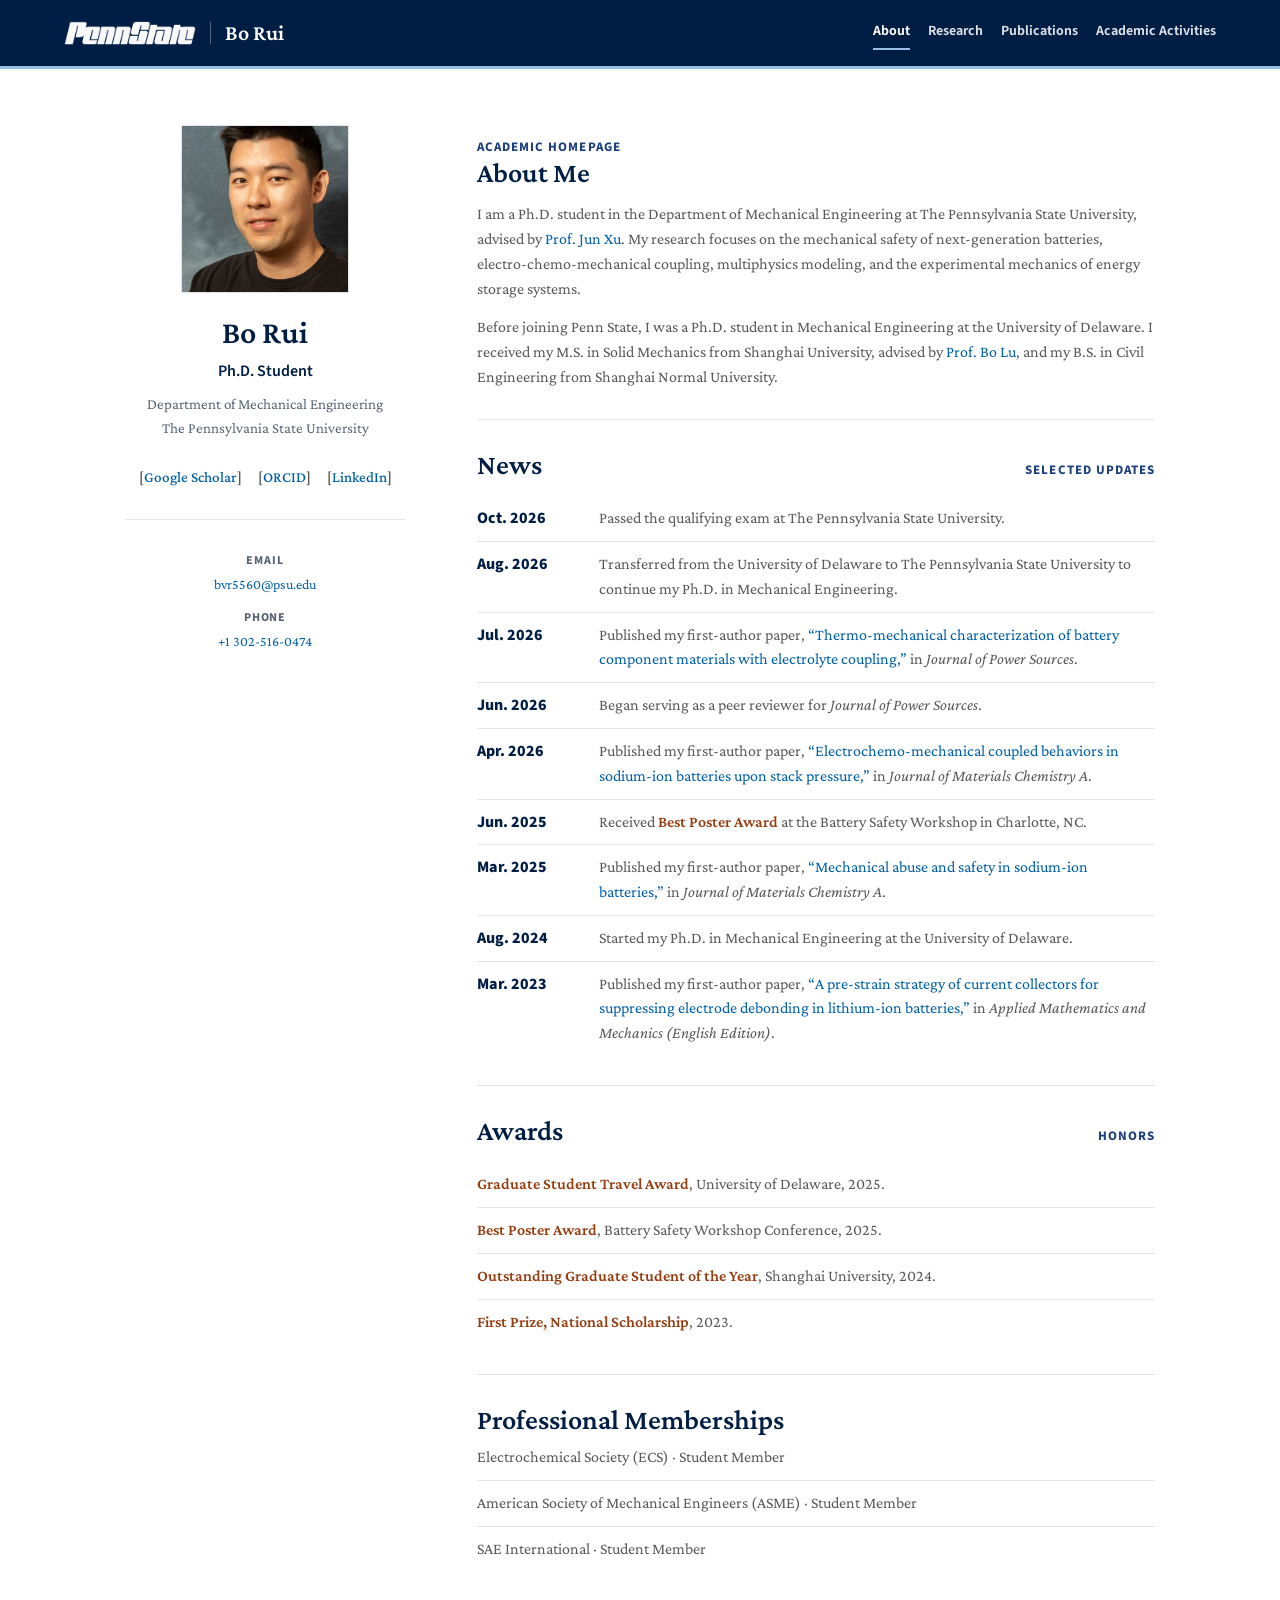
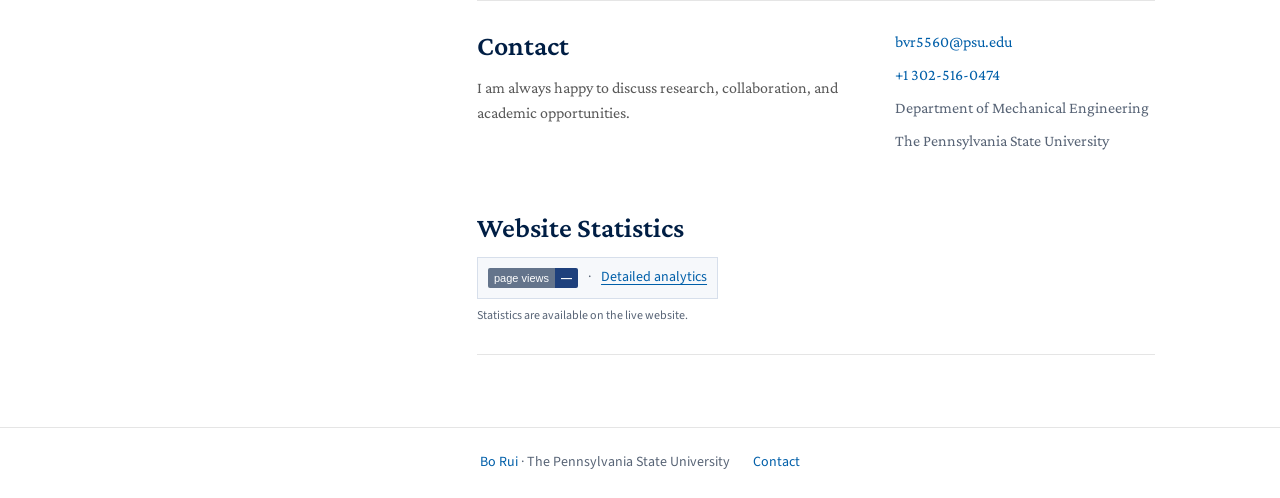
<file: index.html>
<!doctype html>
<html lang="en">
  <head>
    <meta charset="utf-8" />
    <meta name="viewport" content="width=device-width, initial-scale=1" />
    <meta name="description" content="Bo Rui, Mechanical Engineering Ph.D. student at Penn State. Research on battery safety, electro-chemo-mechanical coupling, multiphysics modeling, and experimental mechanics." />
    <title>Bo Rui | Penn State | Battery Safety Research</title>
    <link rel="canonical" href="https://borui-research.github.io/" />
    <link rel="preconnect" href="https://fonts.googleapis.com" />
    <link rel="preconnect" href="https://fonts.gstatic.com" crossorigin />
    <link
      href="https://fonts.googleapis.com/css2?family=Crimson+Pro:ital,wght@0,400;0,500;0,600;1,400;1,500&family=Source+Sans+3:wght@400;500;600;700;750&display=swap"
      rel="stylesheet"
    />
    <link rel="stylesheet" href="styles.css" />
    <script src="navigation.js" defer></script>
    <script src="analytics.js" defer></script>
    <script type="application/ld+json">{"@context": "https://schema.org", "@type": "ProfilePage", "url": "https://borui-research.github.io/", "mainEntity": {"@type": "Person", "name": "Bo Rui", "url": "https://borui-research.github.io/", "jobTitle": "Ph.D. Student in Mechanical Engineering", "affiliation": {"@type": "CollegeOrUniversity", "name": "The Pennsylvania State University"}, "sameAs": ["https://scholar.google.com/citations?user=eAPEMPQAAAAJ&hl=en", "https://orcid.org/0009-0004-3398-0794", "https://www.linkedin.com/in/bo-rui-29960b326/"]}}</script>
    <meta name="google-site-verification" content="LgjtqVjA02f3PxelbNB9Icsbc_MqVMGqq7Q3ceHTJBg" />
  </head>
  <body>
    <a class="skip-link" href="#main-content">Skip to main content</a>
    <header class="topbar">
      <a class="brand" href="index.html" aria-label="Bo Rui homepage">
        <img src="assets/pennstate.png" alt="The Pennsylvania State University" />
        <span>Bo Rui</span>
      </a>
      <nav class="nav" aria-label="Primary navigation">
        <a href="index.html" aria-current="page">About</a>
        <a href="research.html">Research</a>
        <a href="publications.html">Publications</a>
        <a href="teaching.html">Academic Activities</a>
      </nav>
    </header>

    <div class="page-shell">
      <aside class="profile-panel" aria-label="Profile summary">
        <img class="portrait" src="assets/profile.jpg" alt="Portrait of Bo Rui" />
        <h1>Bo Rui</h1>
        <p class="role">Ph.D. Student</p>
        <p class="affiliation">
          Department of Mechanical Engineering<br />
          The Pennsylvania State University
        </p>
        <div class="quick-links" aria-label="Academic links">
          <a href="https://scholar.google.com/citations?user=eAPEMPQAAAAJ&hl=en">Google Scholar</a>
          <a href="https://orcid.org/0009-0004-3398-0794">ORCID</a>
          <a href="https://www.linkedin.com/in/bo-rui-29960b326/">LinkedIn</a>
        </div>
        <dl class="profile-meta">
          <div>
            <dt>Email</dt>
            <dd><a href="mailto:bvr5560@psu.edu">bvr5560@psu.edu</a></dd>
          </div>
          <div>
            <dt>Phone</dt>
            <dd><a href="tel:+13025160474">+1 302-516-0474</a></dd>
          </div>
        </dl>
      </aside>
      <main id="main-content" class="content" tabindex="-1">
        <section id="about" class="section">
          <p class="eyebrow">Academic Homepage</p>
          <h2>About Me</h2>
          <p>
            I am a Ph.D. student in the Department of Mechanical Engineering at
            The Pennsylvania State University, advised by <a href="https://junxu-emslab.github.io/">Prof. Jun Xu</a>. My
            research focuses on the mechanical safety of next-generation batteries,
            electro-chemo-mechanical coupling, multiphysics modeling, and the
            experimental mechanics of energy storage systems.
          </p>
          <p>
            Before joining Penn State, I was a Ph.D. student in Mechanical
            Engineering at the University of Delaware. I received my M.S. in
            Solid Mechanics from Shanghai University, advised by <a href="https://smes.shu.edu.cn/info/1033/9665.htm">Prof. Bo Lu</a>,
            and my B.S. in Civil Engineering from Shanghai Normal University.
          </p>
        </section>

        <section class="section news-section" aria-labelledby="news-title">
          <div class="section-heading">
            <h2 id="news-title">News</h2>
            <span class="section-note">Selected updates</span>
          </div>
          <ul class="timeline">
            <li>
              <time datetime="2026-10">Oct. 2026</time>
              <span>Passed the qualifying exam at The Pennsylvania State University.</span>
            </li>
            <li>
              <time datetime="2026-08">Aug. 2026</time>
              <span>Transferred from the University of Delaware to The Pennsylvania State University to continue my Ph.D. in Mechanical Engineering.</span>
            </li>
            <li>
              <time datetime="2026-07">Jul. 2026</time>
              <span>Published my first-author paper, <a href="https://doi.org/10.1016/j.jpowsour.2026.240930">“Thermo-mechanical characterization of battery component materials with electrolyte coupling,”</a> in <em>Journal of Power Sources</em>.</span>
            </li>
            <li>
              <time datetime="2026-06">Jun. 2026</time>
              <span>Began serving as a peer reviewer for <em>Journal of Power Sources</em>.</span>
            </li>
            <li>
              <time datetime="2026-04">Apr. 2026</time>
              <span>Published my first-author paper, <a href="https://doi.org/10.1039/D6TA01576J">“Electrochemo-mechanical coupled behaviors in sodium-ion batteries upon stack pressure,”</a> in <em>Journal of Materials Chemistry A</em>.</span>
            </li>
            <li>
              <time datetime="2025-06">Jun. 2025</time>
              <span>Received <strong class="honor-text">Best Poster Award</strong> at the Battery Safety Workshop in Charlotte, NC.</span>
            </li>
            <li>
              <time datetime="2025-03">Mar. 2025</time>
              <span>Published my first-author paper, <a href="https://doi.org/10.1039/D5TA00624D">“Mechanical abuse and safety in sodium-ion batteries,”</a> in <em>Journal of Materials Chemistry A</em>.</span>
            </li>
            <li>
              <time datetime="2024-08">Aug. 2024</time>
              <span>Started my Ph.D. in Mechanical Engineering at the University of Delaware.</span>
            </li>
            <li>
              <time datetime="2023-03">Mar. 2023</time>
              <span>Published my first-author paper, <a href="https://doi.org/10.1007/s10483-023-2976-9">“A pre-strain strategy of current collectors for suppressing electrode debonding in lithium-ion batteries,”</a> in <em>Applied Mathematics and Mechanics (English Edition)</em>.</span>
            </li>
          </ul>
        </section>

        <section class="section">
          <div class="section-heading">
            <h2>Awards</h2>
            <span class="section-note">Honors</span>
          </div>
          <ul class="simple-list">
            <li><strong class="honor-text">Graduate Student Travel Award</strong>, University of Delaware, 2025.</li>
            <li><strong class="honor-text">Best Poster Award</strong>, Battery Safety Workshop Conference, 2025.</li>
            <li><strong class="honor-text">Outstanding Graduate Student of the Year</strong>, Shanghai University, 2024.</li>
            <li><strong class="honor-text">First Prize, National Scholarship</strong>, 2023.</li>
          </ul>
        </section>
          <section class="section" aria-labelledby="memberships">
            <h2 id="memberships">Professional Memberships</h2>
            <ul class="simple-list">
              <li>Electrochemical Society (ECS) · Student Member</li>
              <li>American Society of Mechanical Engineers (ASME) · Student Member</li>
              <li>SAE International · Student Member</li>
            </ul>
          </section>
        <section id="contact" class="section contact-section">
          <div>
            <h2>Contact</h2>
            <p>
              I am always happy to discuss research, collaboration, and academic
              opportunities.
            </p>
          </div>
          <address>
            <a href="mailto:bvr5560@psu.edu">bvr5560@psu.edu</a>
            <a href="tel:+13025160474">+1 302-516-0474</a>
            <span>Department of Mechanical Engineering</span>
            <span>The Pennsylvania State University</span>
          </address>
        </section>
        <section class="section website-statistics" aria-labelledby="statistics-title">
          <h2 id="statistics-title">Website Statistics</h2>
          <div class="statistics-bar">
            <span class="views-badge" aria-label="Total page views unavailable">
              <span class="views-label">page views</span>
              <span id="page-view-count" class="views-count">—</span>
            </span>
            <span aria-hidden="true">·</span>
            <a id="analytics-link" class="analytics-link" aria-disabled="true">Detailed analytics</a>
          </div>
          <p id="statistics-status" class="statistics-status" role="status">Statistics not yet available.</p>
        </section>
      </main>
    </div>
    <footer class="site-footer">
      <a href="index.html">Bo Rui</a> · The Pennsylvania State University
      <a href="index.html#contact">Contact</a>
    </footer>
  </body>
</html>
</file>
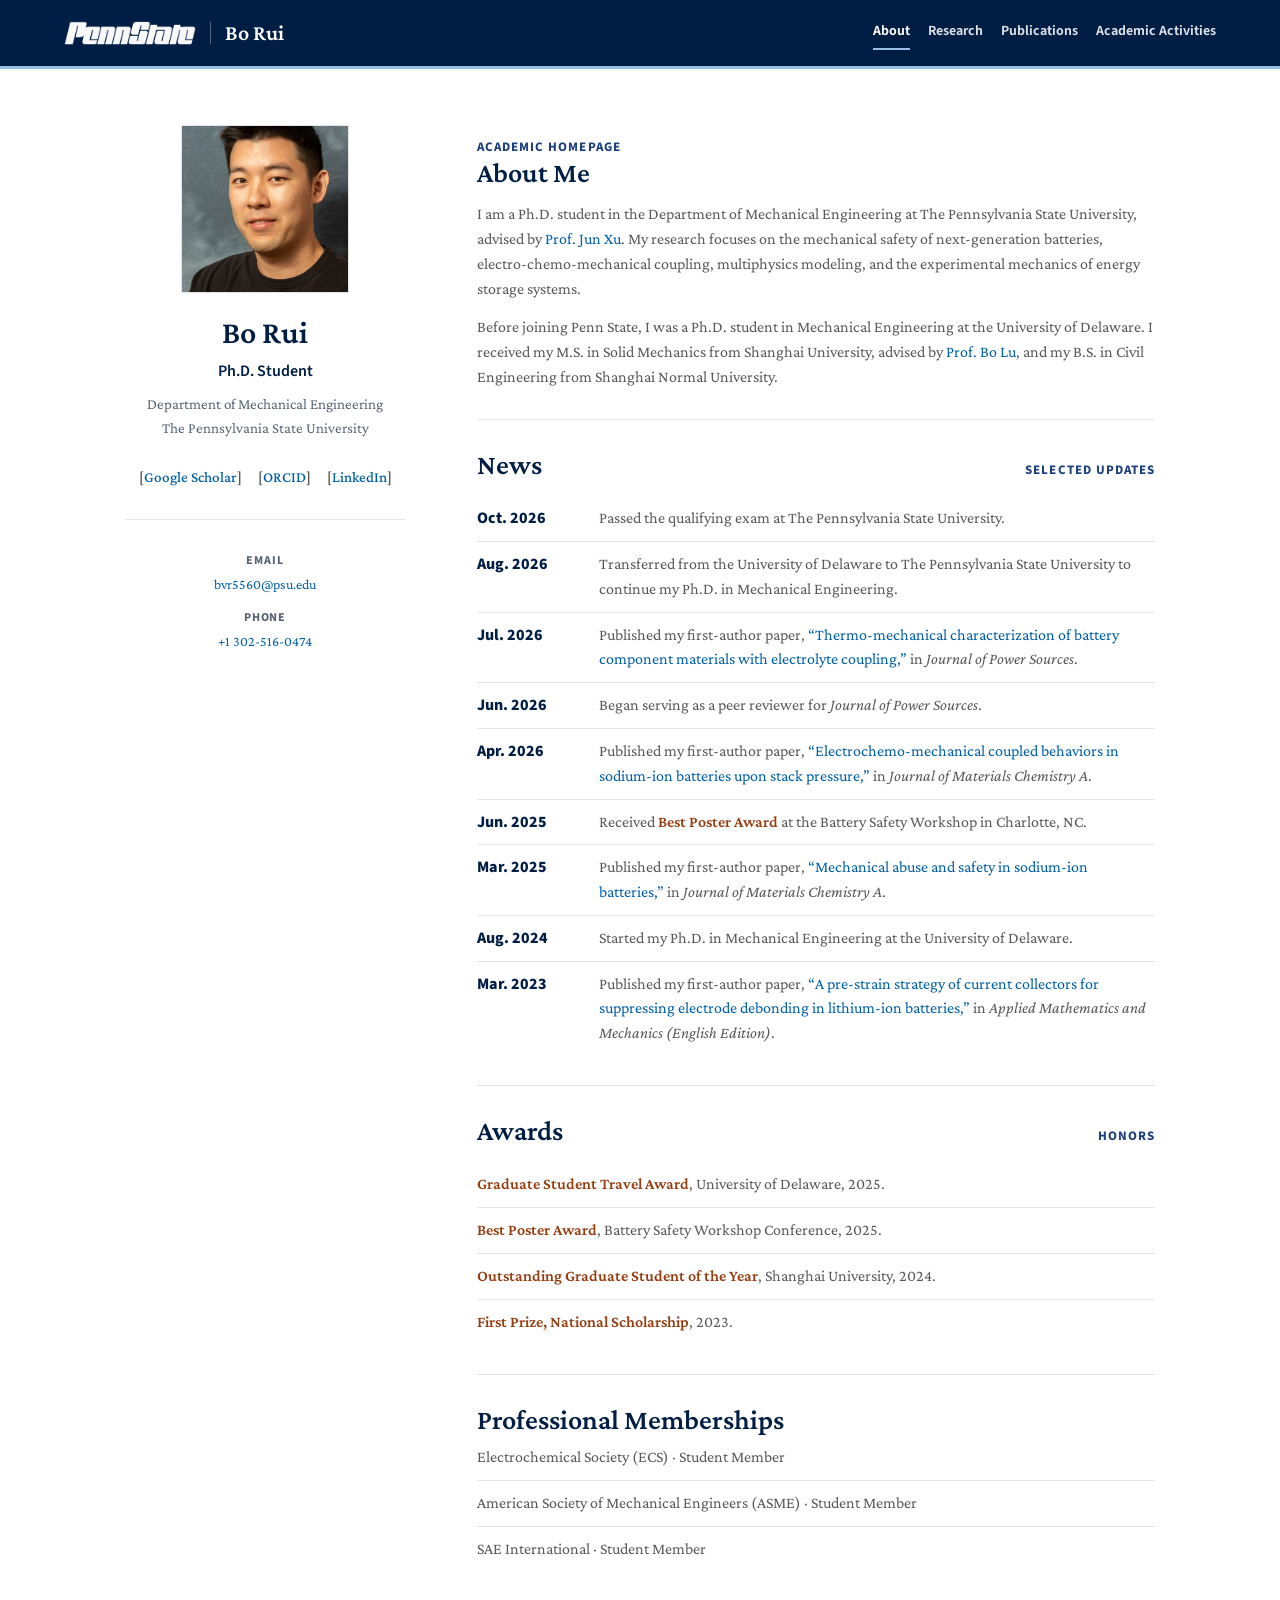
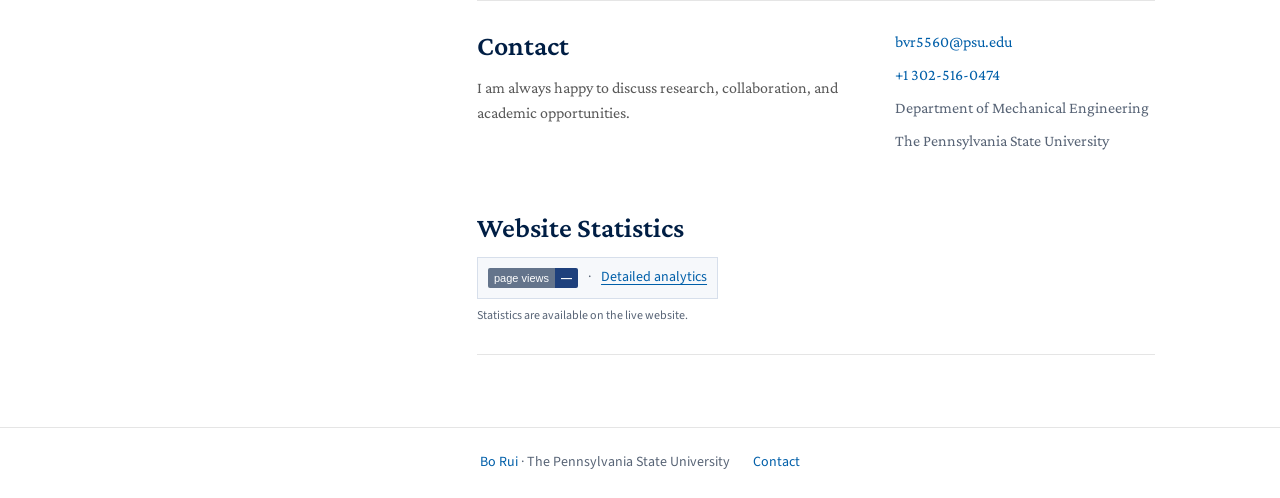
<file: contact.html>
<!doctype html>
<html lang="en"><head><meta charset="utf-8"><meta http-equiv="refresh" content="0; url=index.html#contact"><title>Contact | Bo Rui</title><link rel="canonical" href="https://borui-research.github.io/#contact"></head><body><p><a href="index.html#contact">Continue to Contact</a></p></body></html>
</file>
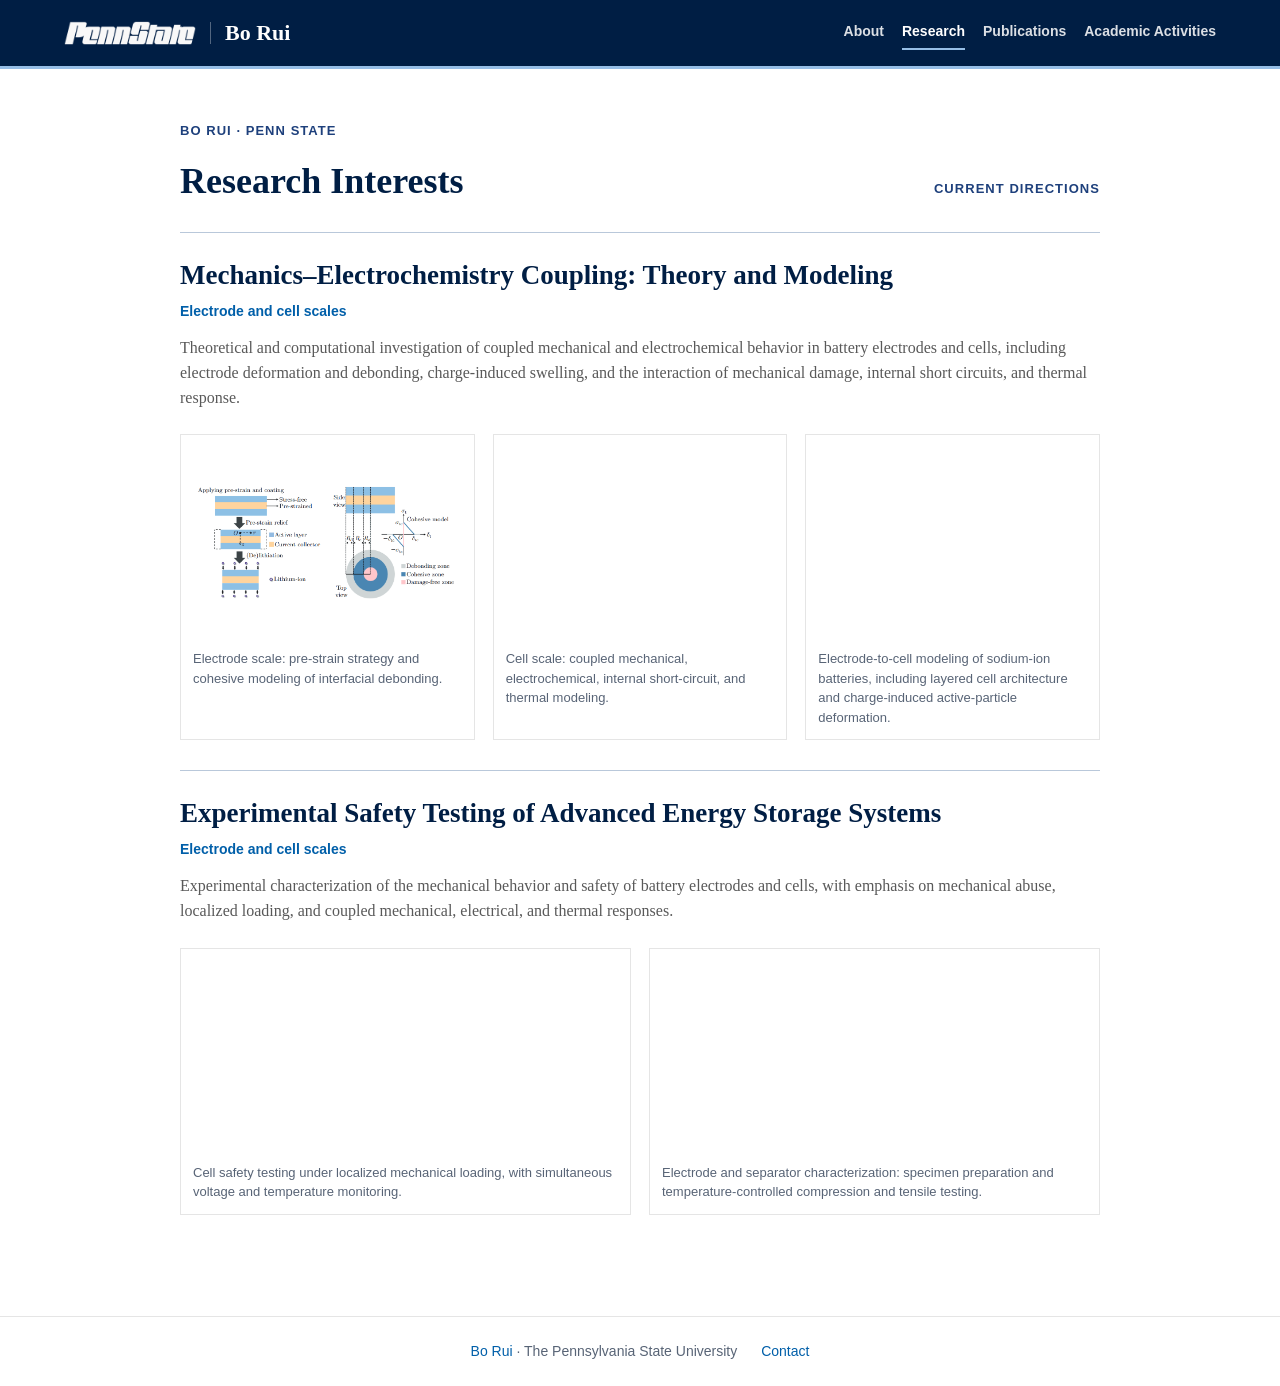
<file: projects.html>
<!doctype html>
<html lang="en"><head><meta charset="utf-8"><meta http-equiv="refresh" content="0; url=research.html"><title>Research | Bo Rui</title><link rel="canonical" href="https://borui-research.github.io/research.html"></head><body><p><a href="research.html">Continue to Research</a></p></body></html>
</file>
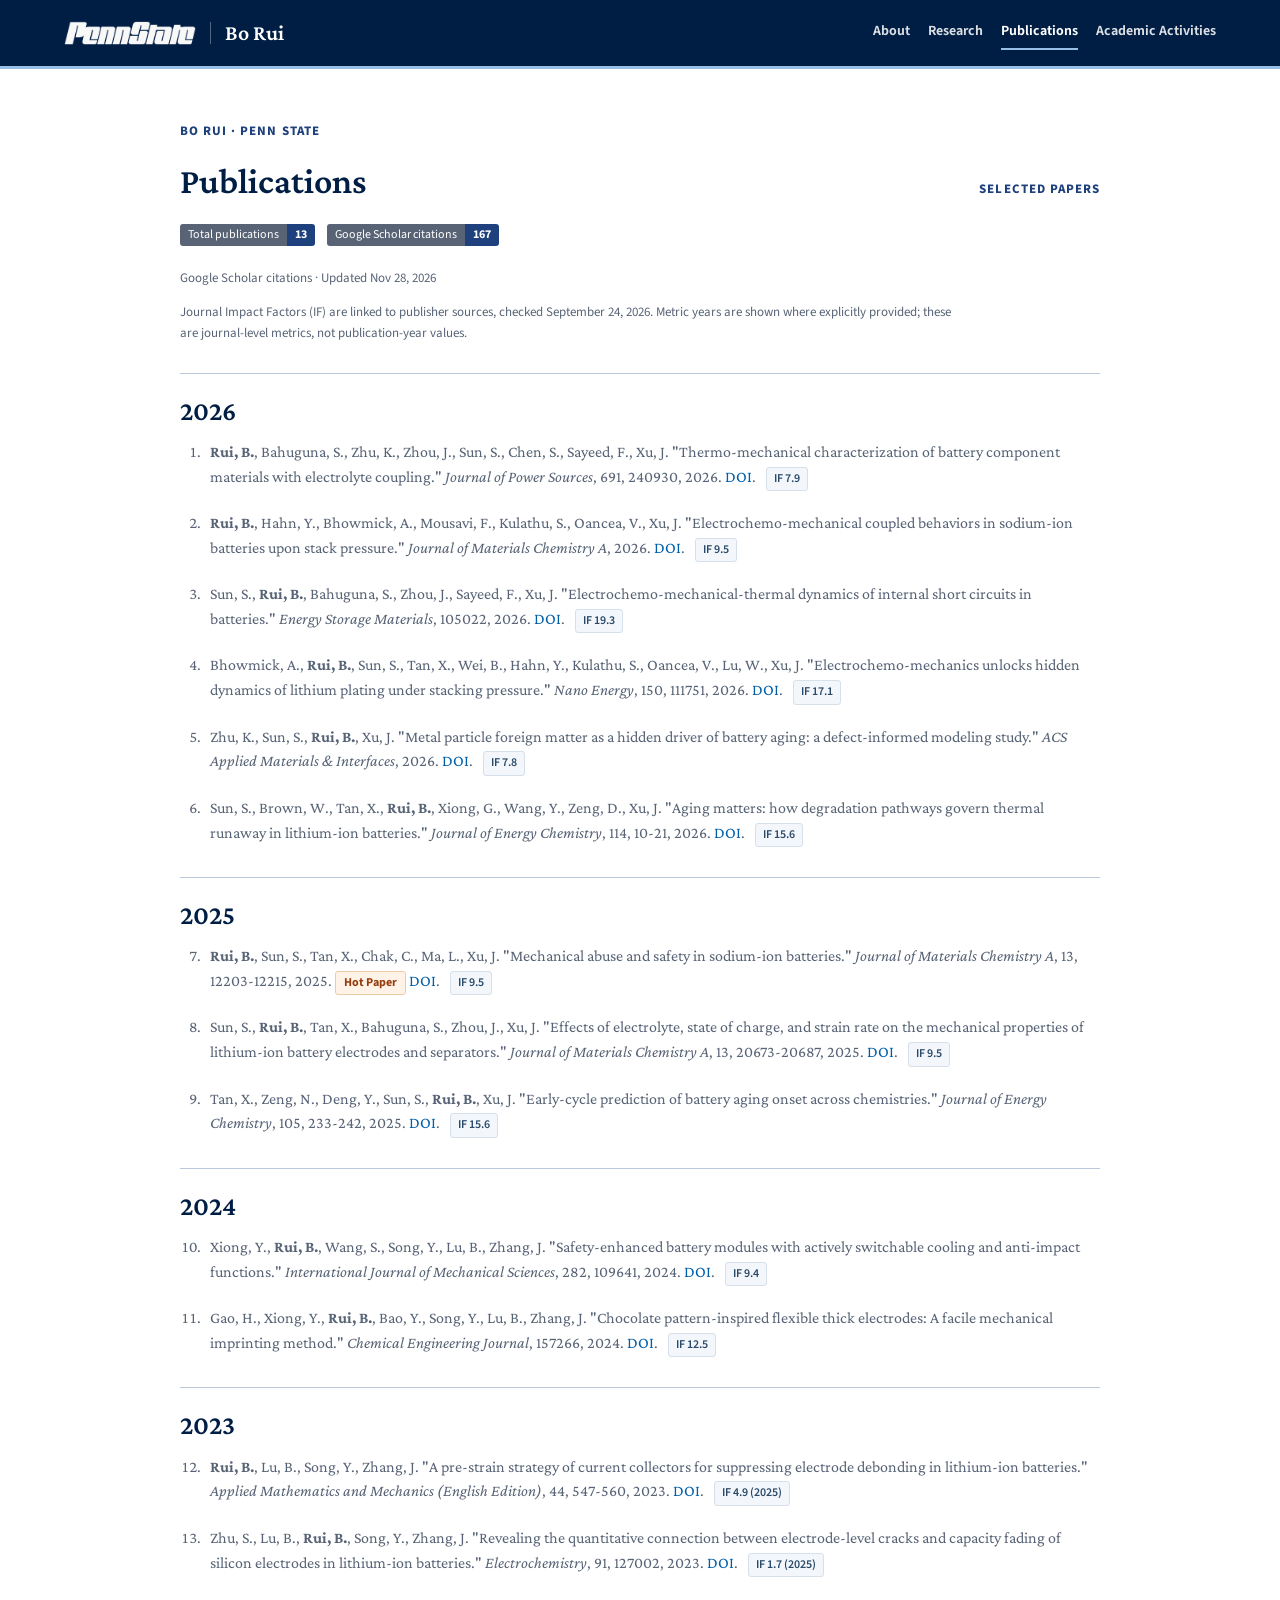
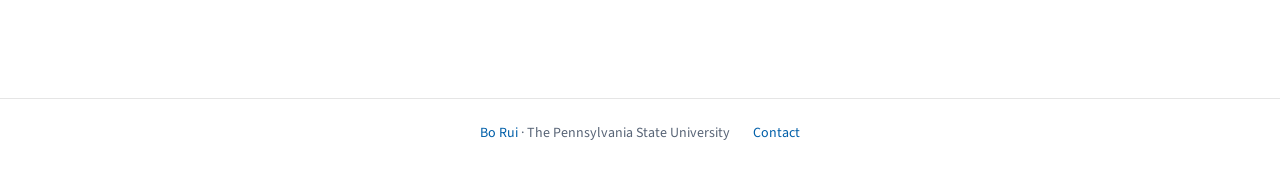
<file: publications.html>
<!doctype html>
<html lang="en">
  <head>
    <meta charset="utf-8" />
    <meta name="viewport" content="width=device-width, initial-scale=1" />
    <meta name="description" content="Journal publications by Bo Rui on battery safety, mechanical abuse, stack pressure, aging, and electro-chemo-mechanical coupling, with DOI links." />
    <title>Publications | Bo Rui | Battery Research</title>
    <link rel="canonical" href="https://borui-research.github.io/publications.html" />
    <link rel="preconnect" href="https://fonts.googleapis.com" />
    <link rel="preconnect" href="https://fonts.gstatic.com" crossorigin />
    <link
      href="https://fonts.googleapis.com/css2?family=Crimson+Pro:ital,wght@0,400;0,500;0,600;1,400;1,500&family=Source+Sans+3:wght@400;500;600;700;750&display=swap"
      rel="stylesheet"
    />
    <link rel="stylesheet" href="styles.css" />
    <script src="navigation.js" defer></script>
    <script src="analytics.js" defer></script>
    <script src="publication-stats.js" defer></script>
  </head>
  <body>
    <a class="skip-link" href="#main-content">Skip to main content</a>
    <header class="topbar">
      <a class="brand" href="index.html" aria-label="Bo Rui homepage">
        <img src="assets/pennstate.png" alt="The Pennsylvania State University" />
        <span>Bo Rui</span>
      </a>
      <nav class="nav" aria-label="Primary navigation">
        <a href="index.html">About</a>
        <a href="research.html">Research</a>
        <a href="publications.html" aria-current="page">Publications</a>
        <a href="teaching.html">Academic Activities</a>
      </nav>
    </header>

    <main id="main-content" class="page-content" tabindex="-1">
      <p class="eyebrow">Bo Rui · Penn State</p>
        <section id="publications" class="section">
          <div class="section-heading">
            <h1>Publications</h1>
            <span class="section-note">Selected papers</span>
          </div>
          <div class="publication-stats" aria-label="Publication and citation statistics">
            <span class="publication-total"><span>Total publications</span><strong id="publication-total">13</strong></span>
            <a class="scholar-citations" href="https://scholar.google.com/citations?user=eAPEMPQAAAAJ&amp;hl=en" aria-label="View total citations on Google Scholar">
              <span>Google Scholar citations</span><strong id="scholar-citation-total">—</strong>
            </a>
          </div>
          <p id="citation-status" class="metrics-note" role="status"></p>
          <p class="metrics-note">Journal Impact Factors (IF) are linked to publisher sources, checked September 24, 2026. Metric years are shown where explicitly provided; these are journal-level metrics, not publication-year values.</p>
<section class="publication-year" aria-labelledby="year-2026">
<h2 id="year-2026">2026</h2>
<ol class="publication-list" start="1">
<li>
              <p>
                <strong>Rui, B.</strong>, Bahuguna, S., Zhu, K., Zhou, J., Sun,
                S., Chen, S., Sayeed, F., Xu, J. "Thermo-mechanical
                characterization of battery component materials with electrolyte
                coupling." <em>Journal of Power Sources</em>, 691, 240930, 2026.
                <a href="https://doi.org/10.1016/j.jpowsour.2026.240930">DOI</a>.
              <a class="impact-factor" href="https://www.sciencedirect.com/journal/journal-of-power-sources/vol/621/suppl/C" title="Journal Impact Factor; publisher source checked September 24, 2026">IF 7.9</a>
              </p>
            </li>
<li>
              <p>
                <strong>Rui, B.</strong>, Hahn, Y., Bhowmick, A., Mousavi, F.,
                Kulathu, S., Oancea, V., Xu, J. "Electrochemo-mechanical
                coupled behaviors in sodium-ion batteries upon stack pressure."
                <em>Journal of Materials Chemistry A</em>, 2026.
                <a href="https://doi.org/10.1039/D6TA01576J">DOI</a>.
              <a class="impact-factor" href="https://pubs.rsc.org/st/journals/journal/ta" title="Journal Impact Factor; publisher source checked September 24, 2026">IF 9.5</a>
              </p>
            </li>
<li>
              <p>
                Sun, S., <strong>Rui, B.</strong>, Bahuguna, S., Zhou, J.,
                Sayeed, F., Xu, J. "Electrochemo-mechanical-thermal dynamics of
                internal short circuits in batteries."
                <em>Energy Storage Materials</em>, 105022, 2026.
                <a href="https://doi.org/10.1016/j.ensm.2026.105022">DOI</a>.
              <a class="impact-factor" href="https://www.sciencedirect.com/browse/calls-for-papers" title="Journal Impact Factor; publisher source checked September 24, 2026">IF 19.3</a>
              </p>
            </li>
<li>
              <p>
                Bhowmick, A., <strong>Rui, B.</strong>, Sun, S., Tan, X., Wei,
                B., Hahn, Y., Kulathu, S., Oancea, V., Lu, W., Xu, J.
                "Electrochemo-mechanics unlocks hidden dynamics of lithium
                plating under stacking pressure." <em>Nano Energy</em>, 150,
                111751, 2026.
                <a href="https://doi.org/10.1016/j.nanoen.2026.111751">DOI</a>.
              <a class="impact-factor" href="https://www.sciencedirect.com/journal/nano-energy/vol/55/suppl/C" title="Journal Impact Factor; publisher source checked September 24, 2026">IF 17.1</a>
              </p>
            </li>
<li>
              <p>
                Zhu, K., Sun, S., <strong>Rui, B.</strong>, Xu, J. "Metal
                particle foreign matter as a hidden driver of battery aging: a
                defect-informed modeling study." <em>ACS Applied Materials &
                Interfaces</em>, 2026.
                <a href="https://doi.org/10.1021/acsami.6c03540">DOI</a>.
              <a class="impact-factor" href="https://pubs.acs.org/journal-metrics" title="Journal Impact Factor; publisher source checked September 24, 2026">IF 7.8</a>
              </p>
            </li>
<li>
              <p>
                Sun, S., Brown, W., Tan, X., <strong>Rui, B.</strong>, Xiong,
                G., Wang, Y., Zeng, D., Xu, J. "Aging matters: how degradation
                pathways govern thermal runaway in lithium-ion batteries."
                <em>Journal of Energy Chemistry</em>, 114, 10-21, 2026.
                <a href="https://doi.org/10.1016/j.jechem.2025.09.093">DOI</a>.
              <a class="impact-factor" href="https://www.sciencedirect.com/browse/calls-for-papers" title="Journal Impact Factor; publisher source checked September 24, 2026">IF 15.6</a>
              </p>
            </li>
</ol>
</section>
<section class="publication-year" aria-labelledby="year-2025">
<h2 id="year-2025">2025</h2>
<ol class="publication-list" start="7">
<li>
              <p>
                <strong>Rui, B.</strong>, Sun, S., Tan, X., Chak, C., Ma, L.,
                Xu, J. "Mechanical abuse and safety in sodium-ion batteries."
                <em>Journal of Materials Chemistry A</em>, 13, 12203-12215,
                2025. <span class="honor-badge">Hot Paper</span>
                <a href="https://doi.org/10.1039/D5TA00624D">DOI</a>.
              <a class="impact-factor" href="https://pubs.rsc.org/st/journals/journal/ta" title="Journal Impact Factor; publisher source checked September 24, 2026">IF 9.5</a>
              </p>
            </li>
<li>
              <p>
                Sun, S., <strong>Rui, B.</strong>, Tan, X., Bahuguna, S., Zhou,
                J., Xu, J. "Effects of electrolyte, state of charge, and strain
                rate on the mechanical properties of lithium-ion battery
                electrodes and separators." <em>Journal of Materials Chemistry
                A</em>, 13, 20673-20687, 2025.
                <a href="https://doi.org/10.1039/D5TA02137E">DOI</a>.
              <a class="impact-factor" href="https://pubs.rsc.org/st/journals/journal/ta" title="Journal Impact Factor; publisher source checked September 24, 2026">IF 9.5</a>
              </p>
            </li>
<li>
              <p>
                Tan, X., Zeng, N., Deng, Y., Sun, S., <strong>Rui, B.</strong>,
                Xu, J. "Early-cycle prediction of battery aging onset across
                chemistries." <em>Journal of Energy Chemistry</em>, 105,
                233-242, 2025.
                <a href="https://doi.org/10.1016/j.jechem.2025.01.035">DOI</a>.
              <a class="impact-factor" href="https://www.sciencedirect.com/browse/calls-for-papers" title="Journal Impact Factor; publisher source checked September 24, 2026">IF 15.6</a>
              </p>
            </li>
</ol>
</section>
<section class="publication-year" aria-labelledby="year-2024">
<h2 id="year-2024">2024</h2>
<ol class="publication-list" start="10">
<li>
              <p>
                Xiong, Y., <strong>Rui, B.</strong>, Wang, S., Song, Y., Lu, B.,
                Zhang, J. "Safety-enhanced battery modules with actively
                switchable cooling and anti-impact functions."
                <em>International Journal of Mechanical Sciences</em>, 282,
                109641, 2024.
                <a href="https://doi.org/10.1016/j.ijmecsci.2024.109641">DOI</a>.
              <a class="impact-factor" href="https://www.sciencedirect.com/journal/international-journal-of-mechanical-sciences/vol/243/suppl/C" title="Journal Impact Factor; publisher source checked September 24, 2026">IF 9.4</a>
              </p>
            </li>
<li>
              <p>
                Gao, H., Xiong, Y., <strong>Rui, B.</strong>, Bao, Y., Song, Y.,
                Lu, B., Zhang, J. "Chocolate pattern-inspired flexible thick
                electrodes: A facile mechanical imprinting method."
                <em>Chemical Engineering Journal</em>, 157266, 2024.
                <a href="https://doi.org/10.1016/j.cej.2024.157266">DOI</a>.
              <a class="impact-factor" href="https://www.sciencedirect.com/browse/calls-for-papers?dgcid=STMJ_1686838576_STMJIN_OTR" title="Journal Impact Factor; publisher source checked September 24, 2026">IF 12.5</a>
              </p>
            </li>
</ol>
</section>
<section class="publication-year" aria-labelledby="year-2023">
<h2 id="year-2023">2023</h2>
<ol class="publication-list" start="12">
<li>
              <p>
                <strong>Rui, B.</strong>, Lu, B., Song, Y., Zhang, J. "A
                pre-strain strategy of current collectors for suppressing
                electrode debonding in lithium-ion batteries."
                <em>Applied Mathematics and Mechanics (English Edition)</em>,
                44, 547-560, 2023.
                <a href="https://doi.org/10.1007/s10483-023-2976-9">DOI</a>.
              <a class="impact-factor" href="https://link.springer.com/journal/10483" title="Journal Impact Factor; publisher source checked September 24, 2026">IF 4.9 (2025)</a>
              </p>
            </li>
<li>
              <p>
                Zhu, S., Lu, B., <strong>Rui, B.</strong>, Song, Y., Zhang, J.
                "Revealing the quantitative connection between electrode-level
                cracks and capacity fading of silicon electrodes in lithium-ion
                batteries." <em>Electrochemistry</em>, 91, 127002, 2023.
                <a href="https://doi.org/10.5796/electrochemistry.23-00106">DOI</a>.
              <a class="impact-factor" href="https://www.jstage.jst.go.jp/browse/electrochemistry/-char/en" title="Journal Impact Factor; publisher source checked September 24, 2026">IF 1.7 (2025)</a>
              </p>
            </li>
</ol>
</section>
        </section>
    </main>
    <footer class="site-footer">
      <a href="index.html">Bo Rui</a> · The Pennsylvania State University
      <a href="index.html#contact">Contact</a>
    </footer>
  </body>
</html>
</file>
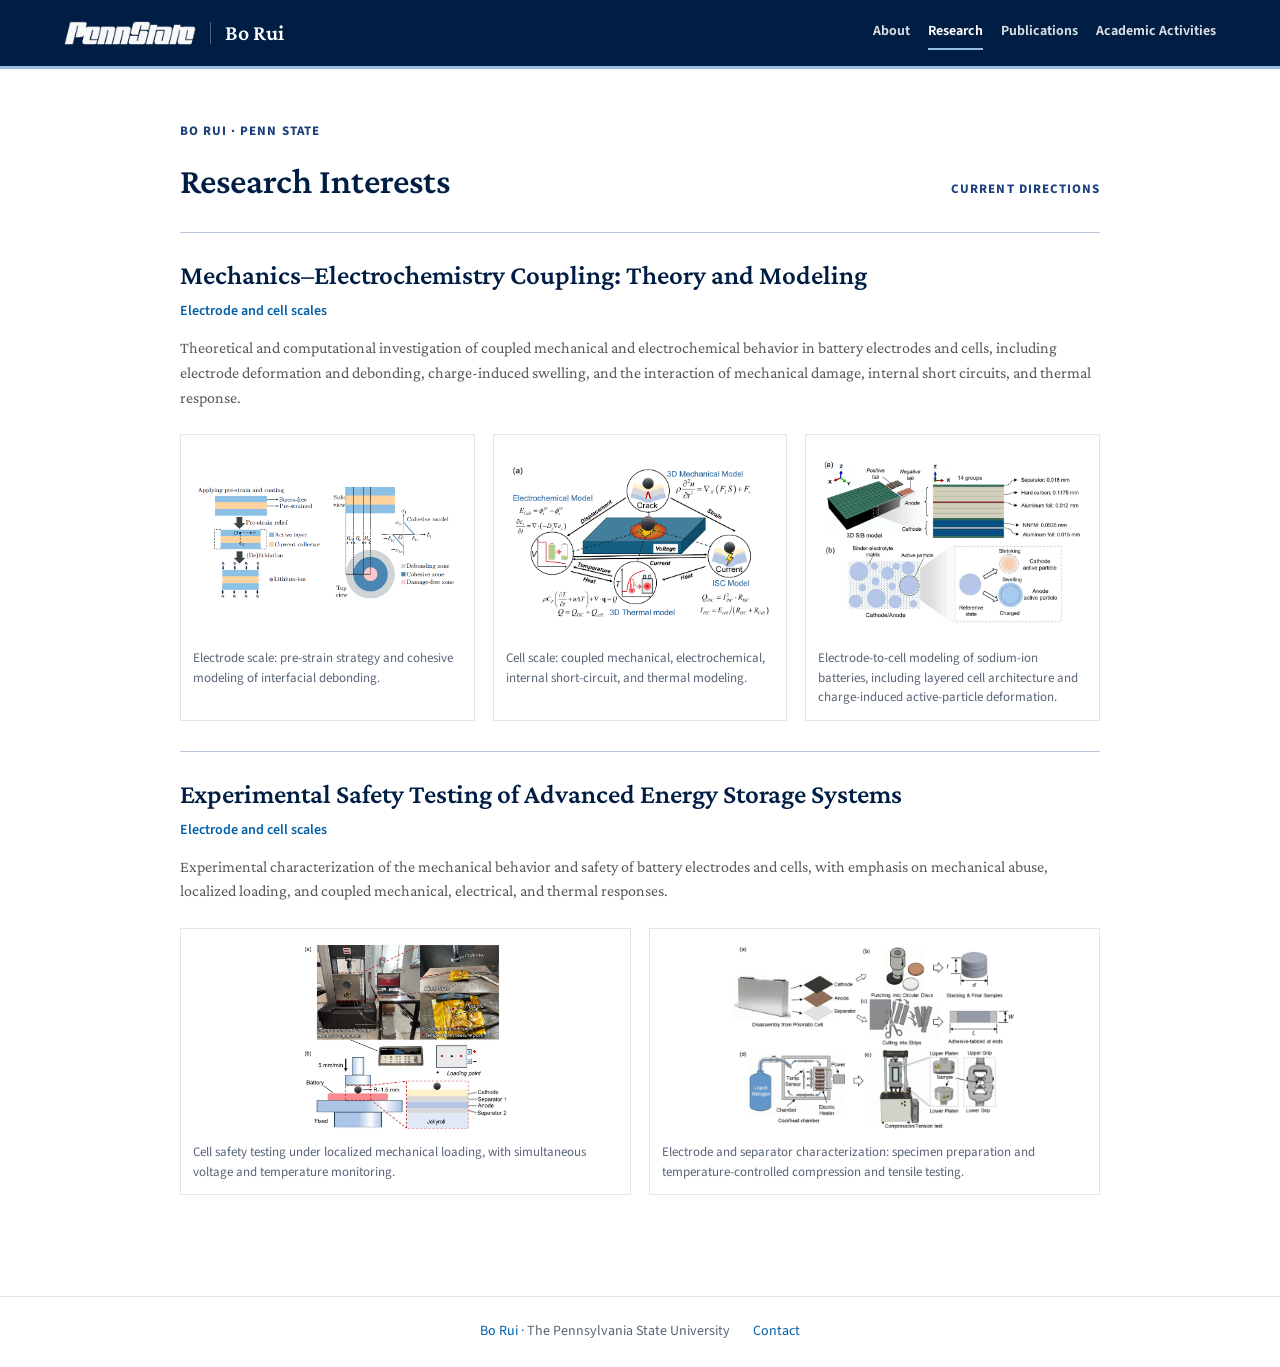
<file: research.html>
<!doctype html>
<html lang="en">
  <head>
    <meta charset="utf-8" />
    <meta name="viewport" content="width=device-width, initial-scale=1" />
    <meta name="description" content="Bo Rui studies mechanics–electrochemistry coupling theory and modeling, and experimental safety testing of advanced energy storage systems at electrode and cell scales." />
    <title>Research | Bo Rui | Battery Safety and Multiphysics</title>
    <link rel="canonical" href="https://borui-research.github.io/research.html" />
    <link rel="preconnect" href="https://fonts.googleapis.com" />
    <link rel="preconnect" href="https://fonts.gstatic.com" crossorigin />
    <link
      href="https://fonts.googleapis.com/css2?family=Crimson+Pro:ital,wght@0,400;0,500;0,600;1,400;1,500&family=Source+Sans+3:wght@400;500;600;700;750&display=swap"
      rel="stylesheet"
    />
    <link rel="stylesheet" href="styles.css" />
    <script src="navigation.js" defer></script>
    <script src="analytics.js" defer></script>
  </head>
  <body>
    <a class="skip-link" href="#main-content">Skip to main content</a>
    <header class="topbar">
      <a class="brand" href="index.html" aria-label="Bo Rui homepage">
        <img src="assets/pennstate.png" alt="The Pennsylvania State University" />
        <span>Bo Rui</span>
      </a>
      <nav class="nav" aria-label="Primary navigation">
        <a href="index.html">About</a>
        <a href="research.html" aria-current="page">Research</a>
        <a href="publications.html">Publications</a>
        <a href="teaching.html">Academic Activities</a>
      </nav>
    </header>

    <main id="main-content" class="page-content" tabindex="-1">
      <p class="eyebrow">Bo Rui · Penn State</p>
        <section id="research" class="section">
          <div class="section-heading">
            <h1>Research Interests</h1>
            <span class="section-note">Current directions</span>
          </div>
          <section class="research-direction" aria-labelledby="modeling-title">
            <h2 id="modeling-title">Mechanics–Electrochemistry Coupling: Theory and Modeling</h2>
            <p class="research-scale">Electrode and cell scales</p>
            <p>Theoretical and computational investigation of coupled mechanical and electrochemical behavior in battery electrodes and cells, including electrode deformation and debonding, charge-induced swelling, and the interaction of mechanical damage, internal short circuits, and thermal response.</p>
            <div class="research-gallery">
            <figure class="research-figure">
              <a href="assets/electrode-prestrain-model.png" target="_blank" rel="noopener" aria-label="View full-size electrode pre-strain and debonding model">
                <img src="assets/electrode-prestrain-model.png" width="937" height="405" alt="Pre-straining and coating an electrode current collector, followed by pre-strain relief and lithiation or delithiation; cohesive model of electrode debonding." />
              </a>
              <figcaption>Electrode scale: pre-strain strategy and cohesive modeling of interfacial debonding.</figcaption>
            </figure>
            <figure class="research-figure">
              <a href="assets/cell-multiphysics-model.png" target="_blank" rel="noopener" aria-label="View full-size coupled cell model">
                <img src="assets/cell-multiphysics-model.png" width="781" height="465" loading="lazy" alt="Coupled electrochemical, three-dimensional mechanical, internal short-circuit, and thermal models of a battery under indentation." />
              </a>
              <figcaption>Cell scale: coupled mechanical, electrochemical, internal short-circuit, and thermal modeling.</figcaption>
            </figure>
            <figure class="research-figure">
              <a href="assets/sodium-ion-electrode-cell-model.png" target="_blank" rel="noopener" aria-label="View full-size sodium-ion battery model">
                <img src="assets/sodium-ion-electrode-cell-model.png" width="878" height="544" loading="lazy" alt="Three-dimensional layered sodium-ion cell model and schematic of cathode particle shrinkage and anode particle swelling during charging." />
              </a>
              <figcaption>Electrode-to-cell modeling of sodium-ion batteries, including layered cell architecture and charge-induced active-particle deformation.</figcaption>
            </figure>
            </div>
          </section>
          <section class="research-direction" aria-labelledby="testing-title">
            <h2 id="testing-title">Experimental Safety Testing of Advanced Energy Storage Systems</h2>
            <p class="research-scale">Electrode and cell scales</p>
            <p>Experimental characterization of the mechanical behavior and safety of battery electrodes and cells, with emphasis on mechanical abuse, localized loading, and coupled mechanical, electrical, and thermal responses.</p>
            <div class="research-gallery">
            <figure class="research-figure">
              <a href="assets/battery-safety-testing.png" target="_blank" rel="noopener" aria-label="View full-size battery safety testing setup">
                <img src="assets/battery-safety-testing.png" width="790" height="710" loading="lazy" alt="Battery indentation test setup with voltage and temperature measurements, a localized loading particle, and a schematic of the electrode and separator layers." />
              </a>
              <figcaption>Cell safety testing under localized mechanical loading, with simultaneous voltage and temperature monitoring.</figcaption>
            </figure>
            <figure class="research-figure">
              <a href="assets/electrode-separator-mechanical-testing.png" target="_blank" rel="noopener" aria-label="View full-size electrode and separator mechanical testing workflow">
                <img src="assets/electrode-separator-mechanical-testing.png" width="768" height="544" loading="lazy" alt="Electrodes and separator removed from a prismatic cell, prepared as stacked circular discs or strips, and tested in compression or tension using a temperature-controlled chamber." />
              </a>
              <figcaption>Electrode and separator characterization: specimen preparation and temperature-controlled compression and tensile testing.</figcaption>
            </figure>
            </div>
          </section>
        </section>
    </main>
    <footer class="site-footer">
      <a href="index.html">Bo Rui</a> · The Pennsylvania State University
      <a href="index.html#contact">Contact</a>
    </footer>
  </body>
</html>
</file>
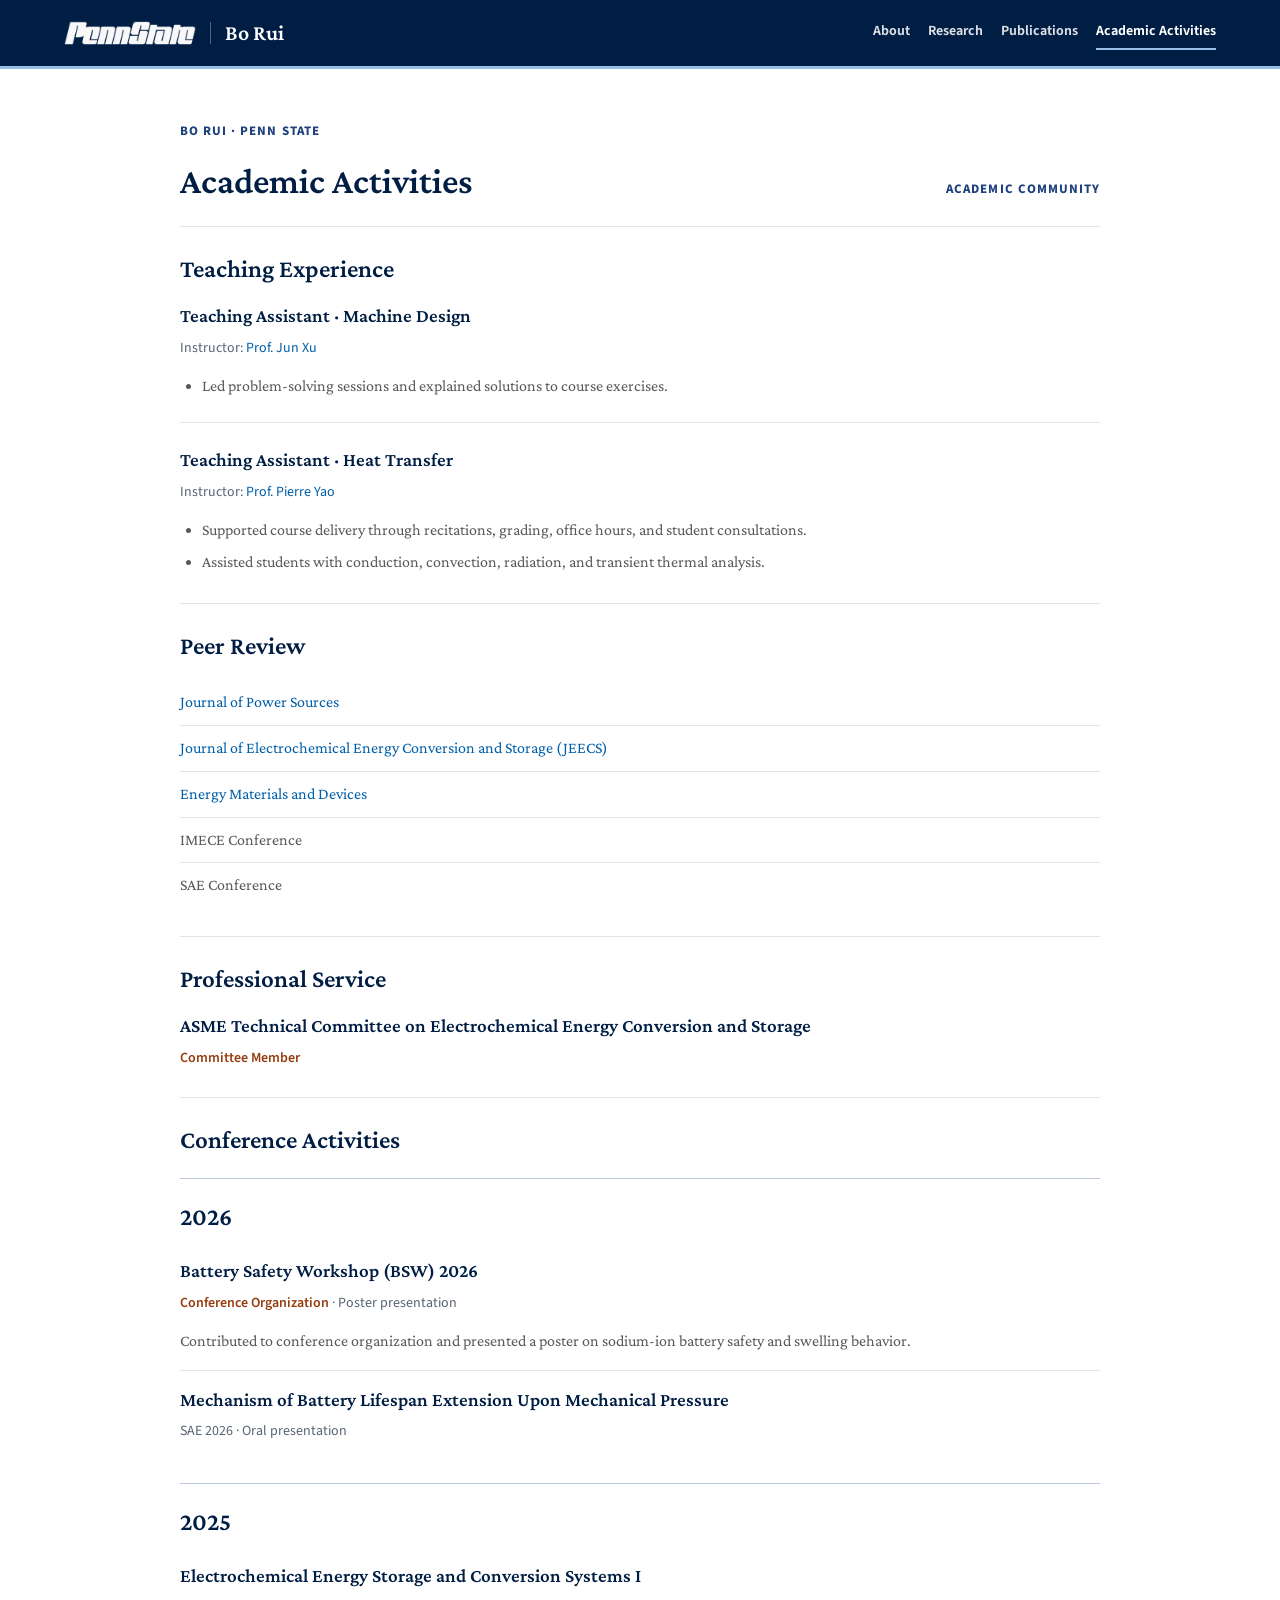
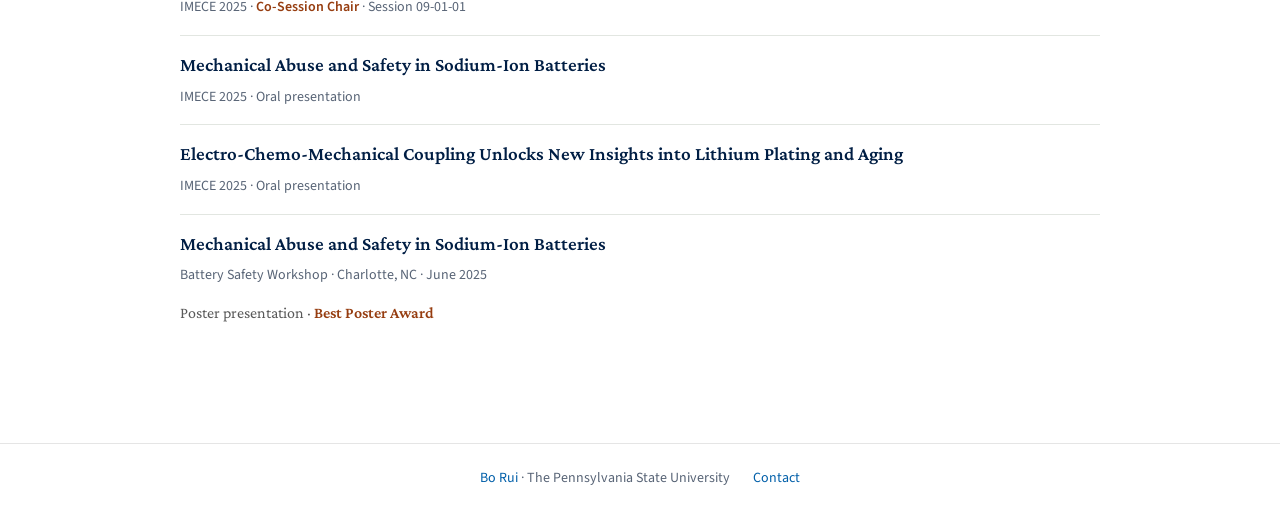
<file: teaching.html>
<!doctype html>
<html lang="en">
  <head>
    <meta charset="utf-8" />
    <meta name="viewport" content="width=device-width, initial-scale=1" />
    <meta name="description" content="Teaching experience, conference leadership, peer review, and conference presentations by Bo Rui, Mechanical Engineering Ph.D. student at Penn State." />
    <title>Academic Activities | Bo Rui</title>
    <link rel="canonical" href="https://borui-research.github.io/teaching.html" />
    <link rel="preconnect" href="https://fonts.googleapis.com" />
    <link rel="preconnect" href="https://fonts.gstatic.com" crossorigin />
    <link
      href="https://fonts.googleapis.com/css2?family=Crimson+Pro:ital,wght@0,400;0,500;0,600;1,400;1,500&family=Source+Sans+3:wght@400;500;600;700;750&display=swap"
      rel="stylesheet"
    />
    <link rel="stylesheet" href="styles.css" />
    <script src="navigation.js" defer></script>
    <script src="analytics.js" defer></script>
  </head>
  <body>
    <a class="skip-link" href="#main-content">Skip to main content</a>
    <header class="topbar">
      <a class="brand" href="index.html" aria-label="Bo Rui homepage">
        <img src="assets/pennstate.png" alt="The Pennsylvania State University" />
        <span>Bo Rui</span>
      </a>
      <nav class="nav" aria-label="Primary navigation">
        <a href="index.html">About</a>
        <a href="research.html">Research</a>
        <a href="publications.html">Publications</a>
        <a href="teaching.html" aria-current="page">Academic Activities</a>
      </nav>
    </header>

    <main id="main-content" class="page-content" tabindex="-1">
      <p class="eyebrow">Bo Rui · Penn State</p>
        <section id="teaching" class="section">
          <div class="section-heading">
            <h1>Academic Activities</h1>
            <span class="section-note">Academic community</span>
          </div>
          <section class="service-group" aria-labelledby="teaching-experience">
            <h2 id="teaching-experience">Teaching Experience</h2>
            <article>
              <h3>Teaching Assistant · Machine Design</h3>
              <p class="service-meta">Instructor: <a href="https://junxu-emslab.github.io/">Prof. Jun Xu</a></p>
              <ul class="service-details">
                <li>Led problem-solving sessions and explained solutions to course exercises.</li>
              </ul>
            </article>
            <article>
              <h3>Teaching Assistant · Heat Transfer</h3>
              <p class="service-meta">Instructor: <a href="https://me.udel.edu/faculty/pierre-yao/">Prof. Pierre Yao</a></p>
              <ul class="service-details">
                <li>Supported course delivery through recitations, grading, office hours, and student consultations.</li>
                <li>Assisted students with conduction, convection, radiation, and transient thermal analysis.</li>
              </ul>
            </article>
          </section>

<section class="service-group" aria-labelledby="peer-review">
            <h2 id="peer-review">Peer Review</h2>
            <ul class="simple-list review-list">
              <li><a href="https://www.sciencedirect.com/journal/journal-of-power-sources">Journal of Power Sources</a></li>
              <li><a href="https://www.asme.org/publications-submissions/journals/find-journal/journal-of-electrochemical-energy-conversion">Journal of Electrochemical Energy Conversion and Storage (JEECS)</a></li>
              <li><a href="https://www.sciopen.com/journal/3005-3315">Energy Materials and Devices</a></li>
              <li><span>IMECE Conference</span></li>
              <li><span>SAE Conference</span></li>
            </ul>
          </section>

          <section class="service-group" aria-labelledby="professional-service">
            <h2 id="professional-service">Professional Service</h2>
            <article>
              <h3>ASME Technical Committee on Electrochemical Energy Conversion and Storage</h3>
              <p class="service-meta"><strong class="honor-text">Committee Member</strong></p>
            </article>
          </section>

          <section class="service-group" aria-labelledby="presentations">
            <h2 id="presentations">Conference Activities</h2>
            <section class="presentation-year" aria-labelledby="presentations-2026">
              <h3 id="presentations-2026">2026</h3>
              <ul class="simple-list presentation-list">
              <li>
                <h4>Battery Safety Workshop (BSW) 2026</h4>
                <p class="service-meta"><strong class="honor-text">Conference Organization</strong> · Poster presentation</p>
                <p>Contributed to conference organization and presented a poster on sodium-ion battery safety and swelling behavior.</p>
              </li>
<li>
                <h4>Mechanism of Battery Lifespan Extension Upon Mechanical Pressure</h4>
                <p class="service-meta">SAE 2026 · Oral presentation</p>
              </li>
              </ul>
            </section>
            <section class="presentation-year" aria-labelledby="presentations-2025">
              <h3 id="presentations-2025">2025</h3>
              <ul class="simple-list presentation-list">
              <li id="conference-service">
                <h4>Electrochemical Energy Storage and Conversion Systems I</h4>
                <p class="service-meta">IMECE 2025 · <strong class="honor-text">Co-Session Chair</strong> · Session 09-01-01</p>
              </li>
<li>
                <h4>Mechanical Abuse and Safety in Sodium-Ion Batteries</h4>
                <p class="service-meta">IMECE 2025 · Oral presentation</p>
              </li>
<li>
                <h4>Electro-Chemo-Mechanical Coupling Unlocks New Insights into Lithium Plating and Aging</h4>
                <p class="service-meta">IMECE 2025 · Oral presentation</p>
              </li>
<li>
                <h4>Mechanical Abuse and Safety in Sodium-Ion Batteries</h4>
                <p class="service-meta">Battery Safety Workshop · Charlotte, NC · June 2025</p>
                <p>Poster presentation · <strong class="honor-text">Best Poster Award</strong></p>
              </li>
              </ul>
            </section>
          </section>


        </section>
    </main>
    <footer class="site-footer">
      <a href="index.html">Bo Rui</a> · The Pennsylvania State University
      <a href="index.html#contact">Contact</a>
    </footer>
  </body>
</html>
</file>
<file: styles.css>
:root {
  color-scheme: light;
  --bg: #ffffff;
  --paper: #ffffff;
  --ink: #595959;
  --heading: #001e44;
  --muted: #586476;
  --line: #e5e5e5;
  --accent: #005fa9;
  --accent-dark: #001e44;
  --accent-soft: #f6f8fa;
  --sky: #96bee6;
  --radius: 2px;
  --display: "Crimson Pro", Georgia, "Times New Roman", serif;
  --sans: "Source Sans 3", "Segoe UI", Arial, sans-serif;
}

* {
  box-sizing: border-box;
}

html {
  scroll-behavior: smooth;
}

body {
  margin: 0;
  background: var(--bg);
  color: var(--ink);
  font-family: var(--display);
  font-size: 16px;
  line-height: 1.55;
  -webkit-font-smoothing: antialiased;
}

a {
  color: var(--accent);
  text-decoration: none;
}

a:hover {
  color: #006699;
  text-decoration: underline;
  text-underline-offset: 3px;
}

.topbar {
  position: sticky;
  top: 0;
  z-index: 10;
  display: flex;
  align-items: center;
  justify-content: space-between;
  gap: 24px;
  padding: 16px clamp(20px, 5vw, 72px);
  border-bottom: 3px solid var(--sky);
  background: var(--heading);
  backdrop-filter: blur(10px);
}

.brand {
  display: inline-flex;
  align-items: center;
  gap: 14px;
  color: #ffffff;
  font-family: var(--display);
  font-size: 22px;
  font-weight: 600;
}

.brand img {
  display: block;
  width: 132px;
  height: auto;
}

.brand span {
  padding-left: 14px;
  border-left: 1px solid rgba(255, 255, 255, 0.32);
  line-height: 1;
}

.nav {
  display: flex;
  flex-wrap: wrap;
  justify-content: flex-end;
  gap: 8px 18px;
  font-family: var(--sans);
  font-size: 14px;
  font-weight: 650;
}

.nav a {
  color: rgba(255, 255, 255, 0.86);
}

.nav a:hover {
  color: #ffffff;
}

.page-shell {
  display: grid;
  grid-template-columns: minmax(232px, 280px) minmax(0, 720px);
  gap: clamp(34px, 6vw, 72px);
  width: min(1030px, calc(100% - 44px));
  margin: 52px auto 72px;
}

.profile-panel {
  position: sticky;
  top: 92px;
  align-self: start;
  padding: 4px 0 0;
  border: 0;
  border-radius: 0;
  background: transparent;
  text-align: center;
}

.portrait {
  width: 168px;
  height: 168px;
  margin: 0 auto 22px;
  border: 1px solid var(--line);
  border-radius: 0;
  display: block;
  object-fit: cover;
  object-position: 50% 28%;
}

.profile-panel h1,
.section h2 {
  margin: 0;
  color: var(--heading);
  font-family: var(--display);
  line-height: 1.12;
}

.profile-panel h1 {
  font-size: 32px;
  text-align: center;
  font-weight: 600;
}

.role {
  margin: 8px 0 0;
  color: var(--heading);
  font-family: var(--sans);
  font-weight: 600;
  text-align: center;
}

.affiliation {
  margin: 10px 0 20px;
  color: var(--muted);
  font-family: var(--display);
  font-size: 15px;
  text-align: center;
}

.quick-links {
  display: flex;
  flex-wrap: wrap;
  justify-content: center;
  gap: 4px;
  margin: 24px 0 28px;
}

.quick-links a,
.paper-links a {
  display: inline-flex;
  min-height: auto;
  align-items: center;
  border: 0;
  border-radius: 0;
  padding: 2px 6px;
  background: transparent;
  color: var(--accent);
  font-family: var(--display);
  font-size: 15px;
  font-weight: 500;
}

.quick-links a::before {
  content: "[";
  color: var(--ink);
}

.quick-links a::after {
  content: "]";
  color: var(--ink);
}

.profile-meta {
  margin: 0;
  border-top: 1px solid var(--line);
  padding-top: 18px;
}

.profile-meta div {
  margin-top: 14px;
}

.profile-meta dt {
  color: var(--muted);
  font-family: var(--sans);
  font-size: 12px;
  font-weight: 750;
  letter-spacing: 0.08em;
  text-transform: uppercase;
}

.profile-meta dd {
  margin: 3px 0 0;
  font-size: 14px;
}

.content {
  min-width: 0;
}

.section {
  padding: 29px 0;
  border-bottom: 1px solid var(--line);
}

.section:first-child {
  padding-top: 2px;
}

.section h2 {
  font-size: 28px;
  font-weight: 600;
}

.section h3 {
  margin: 0 0 8px;
  color: var(--heading);
  font-family: var(--display);
  font-size: 18px;
  font-weight: 600;
}

.section p {
  margin: 14px 0 0;
}

.eyebrow,
.section-note {
  color: #1e407c;
  font-family: var(--sans);
  font-size: 13px;
  font-weight: 750;
  letter-spacing: 0.08em;
  text-transform: uppercase;
}

.eyebrow {
  margin: 0 0 8px;
}

.section-heading {
  display: flex;
  align-items: baseline;
  justify-content: space-between;
  gap: 20px;
  margin-bottom: 16px;
}

.timeline,
.simple-list {
  margin: 0;
  padding-left: 0;
  list-style: none;
}

.timeline li {
  display: grid;
  grid-template-columns: 104px 1fr;
  gap: 18px;
  padding: 10px 0;
  border-top: 1px solid rgba(217, 222, 215, 0.75);
}

.timeline li:first-child {
  border-top: 0;
}

.timeline time {
  color: var(--accent-dark);
  font-family: var(--sans);
  font-weight: 800;
}

.interest-grid,
.project-list {
  display: grid;
  grid-template-columns: 1fr;
  gap: 0;
}

.interest,
.project-list article {
  padding: 15px 0;
  border: 0;
  border-top: 1px solid var(--line);
  border-radius: 0;
  background: transparent;
}

.interest p,
.project-list p {
  margin-top: 8px;
  color: var(--muted);
  font-size: 16px;
}

.publication-list {
  margin: 0;
  padding-left: 24px;
}

.publication-list li {
  margin: 0 0 20px;
  padding-left: 6px;
  color: var(--muted);
}

.paper-links {
  display: flex;
  flex-wrap: wrap;
  gap: 8px;
  margin-top: 10px;
}

.paper-links a {
  padding: 0;
  font-size: 14px;
}

.simple-list li {
  padding: 10px 0;
  border-top: 1px solid rgba(217, 222, 215, 0.75);
}

.simple-list li:first-child {
  border-top: 0;
}

.contact-section {
  display: grid;
  grid-template-columns: minmax(0, 1.2fr) minmax(220px, 0.8fr);
  gap: 28px;
  border-bottom: 0;
}

address {
  display: grid;
  gap: 8px;
  align-content: start;
  color: var(--muted);
  font-style: normal;
}

@media (max-width: 880px) {
  .topbar {
    align-items: flex-start;
    flex-direction: column;
  }

  .nav {
    justify-content: flex-start;
  }

  .page-shell {
    grid-template-columns: 1fr;
    margin-top: 28px;
  }

  .profile-panel {
    position: static;
  }

  .interest-grid,
  .project-list,
  .contact-section {
    grid-template-columns: 1fr;
  }
}

@media (max-width: 560px) {
  body {
    font-size: 15px;
  }

  .topbar {
    padding: 14px 18px;
  }

  .brand {
    gap: 10px;
    font-size: 20px;
  }

  .brand img {
    width: 116px;
  }

  .brand span {
    padding-left: 10px;
  }

  .page-shell {
    width: min(100% - 28px, 1180px);
  }

  .profile-panel {
    padding: 22px;
  }

  .portrait {
    width: 138px;
    height: 138px;
    font-size: 34px;
  }

  .section-heading {
    align-items: flex-start;
    flex-direction: column;
    gap: 4px;
  }

  .timeline li {
    grid-template-columns: 1fr;
    gap: 2px;
  }
}

/* Shared navigation and independent section pages. */
.nav a { padding: 5px 0; border-bottom: 2px solid transparent; }
.nav a[aria-current="page"] { color: #fff; border-bottom-color: var(--sky); }
a:focus-visible { outline: 3px solid var(--sky); outline-offset: 5px; }
.skip-link { position: fixed; top: -100px; left: 16px; z-index: 20; padding: 12px; background: #fff; }
.skip-link:focus { top: 12px; }
.page-content { width: min(920px, calc(100% - 44px)); margin: 52px auto 72px; min-height: 58vh; }
.section h1 { margin: 0; color: var(--heading); font-family: var(--display); font-size: 36px; font-weight: 600; line-height: 1.15; }
.page-content > .section { border-bottom: 0; padding-top: 12px; }
.site-footer { border-top: 1px solid var(--line); padding: 24px 22px; text-align: center; font-family: var(--sans); font-size: 14px; color: var(--muted); }
.site-footer > a:last-child { margin-left: 20px; }
@media (max-width: 560px) {
  .page-content { width: calc(100% - 36px); margin-top: 28px; }
  .section h1 { font-size: 30px; }
  .nav { gap: 6px 16px; }
  .nav a { padding: 8px 0; }
}
@media (prefers-reduced-motion: reduce) { html { scroll-behavior: auto; } }

/* Website statistics: the number remains unavailable until a real site is configured. */
.statistics-bar { display: inline-flex; align-items: center; flex-wrap: wrap; gap: 10px; margin-top: 14px; padding: 9px 10px; border: 1px solid #d7dfeb; background: #f6f8fb; font-family: var(--sans); font-size: 14px; color: #586476; }
.views-badge { display: inline-flex; overflow: hidden; border-radius: 2px; color: #fff; font: 11px/20px Verdana, sans-serif; white-space: nowrap; }
.views-label { padding: 0 6px; background: #64748b; }
.views-count { padding: 0 6px; background: #1e407c; font-weight: 700; }
.analytics-link { text-decoration: underline; text-underline-offset: 3px; }
.analytics-link[aria-disabled="true"] { color: var(--muted); text-decoration: none; cursor: default; }
.section .statistics-status { margin-top: 8px; font-family: var(--sans); font-size: 12px; color: var(--muted); }

/* Teaching and service categories. */
.service-group { padding: 28px 0; border-top: 1px solid var(--line); }
.service-group:first-of-type { margin-top: 24px; }
.service-group:last-child { padding-bottom: 0; }
.service-group h2 { margin-bottom: 20px; font-size: 25px; }
.service-group h3 { font-size: 19px; line-height: 1.4; }
.service-group .service-meta { margin-top: 5px; color: var(--muted); font-family: var(--sans); font-size: 14px; }
.service-details { margin: 14px 0 0; padding-left: 22px; }
.service-details li + li { margin-top: 8px; }
.review-list { margin-top: 14px; }
.review-list li { display: flex; justify-content: space-between; align-items: baseline; gap: 18px; }
.review-count { flex-shrink: 0; color: var(--heading); font-family: var(--sans); font-size: 14px; }
.presentation-list li { padding: 16px 0; }
@media (max-width: 560px) {
  .service-group h2 { font-size: 23px; }
  .review-list li { flex-wrap: wrap; gap: 4px 14px; }
}

/* Publication year groups and journal metrics. */
.publication-year { margin-top: 30px; padding-top: 22px; border-top: 1px solid #b9c8da; }
.publication-year h2 { font-size: 27px; }
.section .metrics-note { color: var(--muted); font-family: var(--sans); font-size: 13px; max-width: 780px; }
.impact-factor { display: inline-block; margin-left: 7px; padding: 1px 7px; border: 1px solid #d6e0eb; border-radius: 3px; background: #f3f6fa; color: #294969; font: 600 12px/1.7 var(--sans); white-space: nowrap; }
.honor-badge { display: inline-block; padding: 1px 8px; border: 1px solid #edcba8; border-radius: 3px; background: #fff3e7; color: #963d10; font: 700 12px/1.7 var(--sans); white-space: nowrap; }
.honor-text { color: #963d10; font-weight: 600; }

/* Research directions and original scientific figures. */
.research-direction { margin-top: 30px; padding-top: 26px; border-top: 1px solid #b9c8da; }
.research-direction h2 { font-size: 27px; line-height: 1.25; }
.section .research-scale { margin-top: 8px; color: var(--accent); font: 600 14px/1.5 var(--sans); }
.research-figure { margin: 30px 0; padding: 20px; border: 1px solid var(--line); background: #fff; }
.research-figure a { display: block; }
.research-figure img { display: block; width: 100%; max-width: 880px; height: auto; margin: 0 auto; }
.research-figure figcaption { margin-top: 16px; color: var(--muted); font: 14px/1.5 var(--sans); }
.research-direction [id] { scroll-margin-top: 110px; }
@media (max-width: 560px) { .research-direction h2 { font-size: 24px; } .research-figure { padding: 10px; margin: 22px 0; } }

/* Compact research galleries: one row per direction on desktop. */
.research-gallery { display: grid; grid-template-columns: repeat(3, minmax(0, 1fr)); gap: 18px; margin-top: 24px; }
.research-gallery:has(> figure:nth-child(2):last-child) { grid-template-columns: repeat(2, minmax(0, 1fr)); }
.research-gallery .research-figure { min-width: 0; margin: 0; padding: 12px; }
.research-gallery .research-figure a { display: flex; align-items: center; height: 190px; }
.research-gallery .research-figure img { width: 100%; height: 100%; object-fit: contain; }
.research-gallery .research-figure figcaption { margin-top: 12px; font-size: 13px; }
@media (max-width: 700px) {
 .research-gallery, .research-gallery:has(> figure:nth-child(2):last-child) { grid-template-columns: repeat(2, minmax(0, 1fr)); }
}
@media (max-width: 460px) {
 .research-gallery, .research-gallery:has(> figure:nth-child(2):last-child) { grid-template-columns: 1fr; }
}

/* Conference presentations grouped by year. */
.presentation-year { margin-top: 24px; padding-top: 20px; border-top: 1px solid #b9c8da; }
.presentation-year > h3 { font-size: 25px; }
.presentation-list h4 { margin: 0 0 8px; color: var(--heading); font-family: var(--display); font-size: 19px; font-weight: 600; line-height: 1.4; }

.service-group > article + article { margin-top: 24px; padding-top: 24px; border-top: 1px solid var(--line); }

/* Automatically refreshed publication and Scholar citation badges. */
.publication-stats { display: flex; align-items: center; flex-wrap: wrap; gap: 12px; margin: 22px 0; }
.publication-total { display: inline-flex; overflow: hidden; border-radius: 3px; color: #fff; font: 12px/22px var(--sans); }
.publication-total > span { padding: 0 8px; background: #586476; }
.publication-total > strong { padding: 0 8px; background: #1e407c; }
.scholar-citations { display: inline-flex; align-items: center; }
.scholar-citations img { display: block; max-width: 100%; height: 22px; }

.scholar-citations { overflow: hidden; border-radius: 3px; color: #fff; font: 12px/22px var(--sans); }
.scholar-citations > span { padding: 0 8px; background: #586476; }
.scholar-citations > strong { padding: 0 8px; background: #1e407c; }
.scholar-citations:hover { color: #fff; }
</file>
